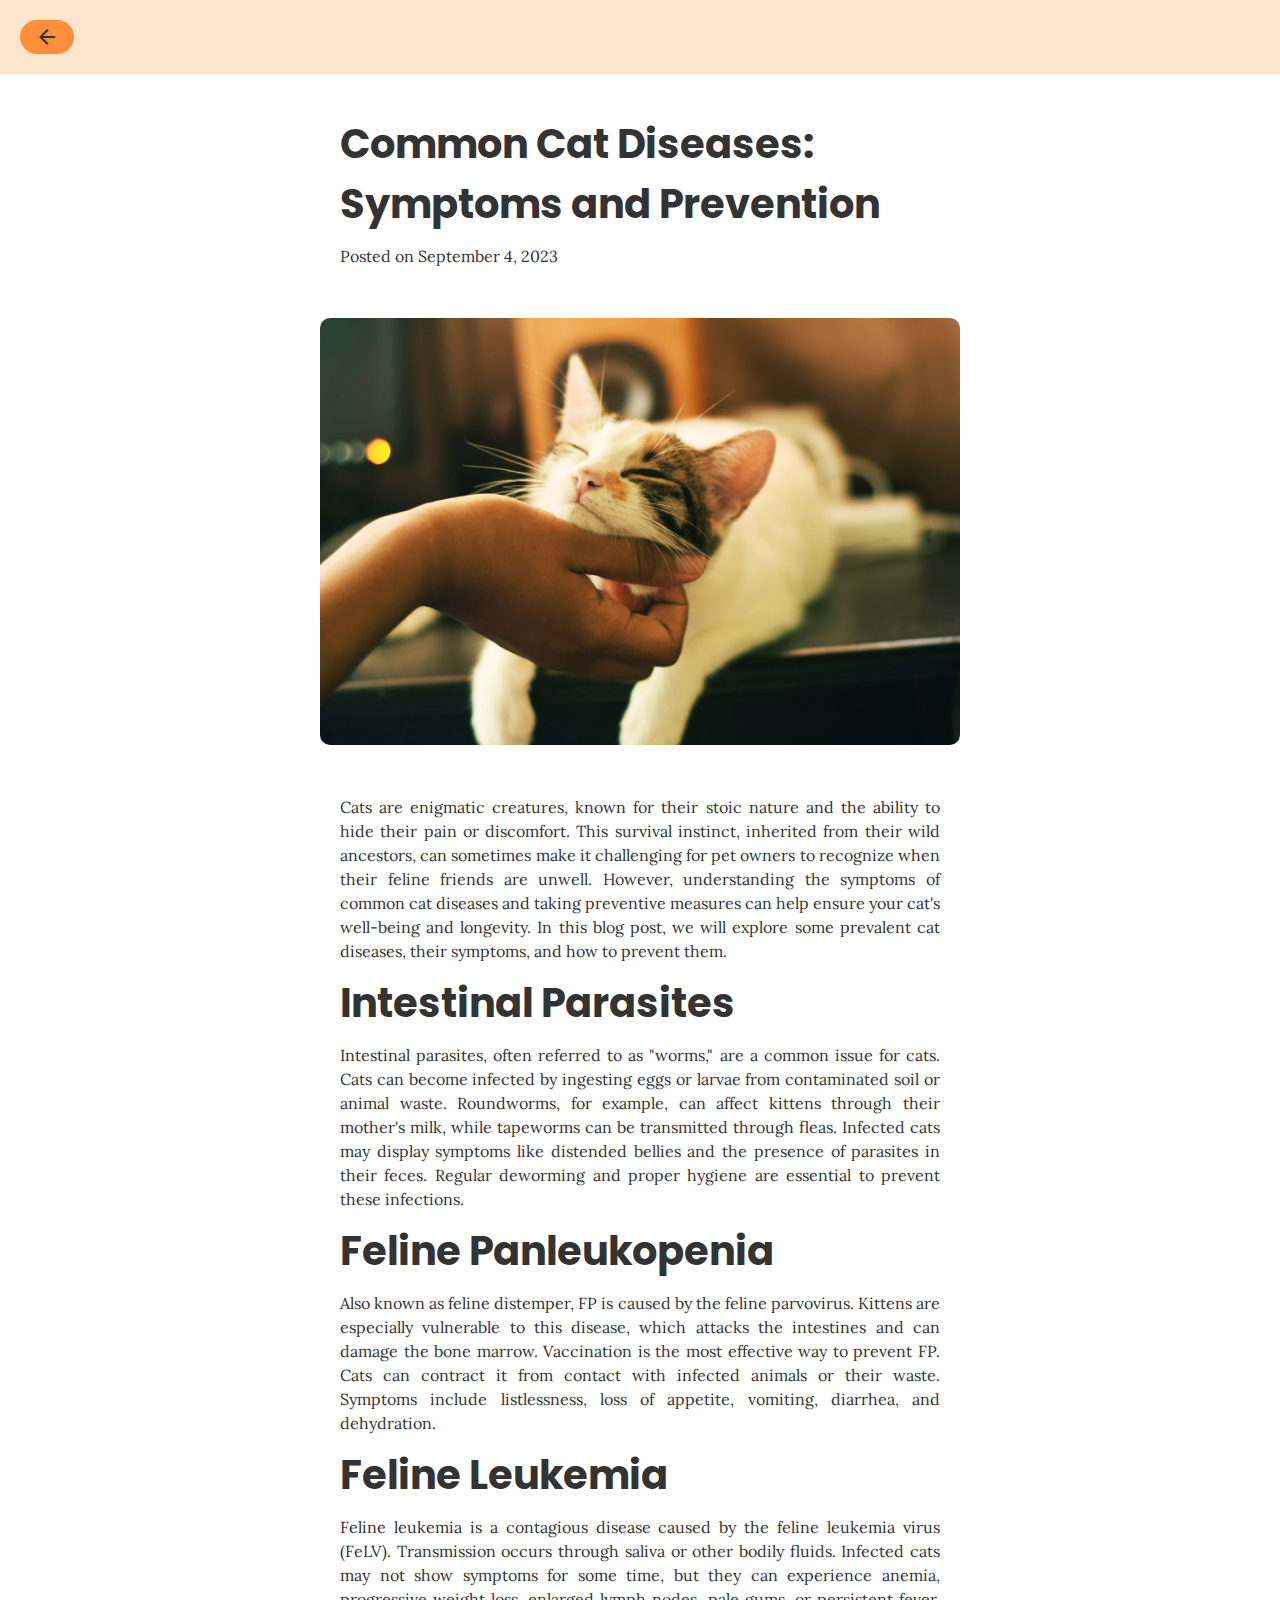
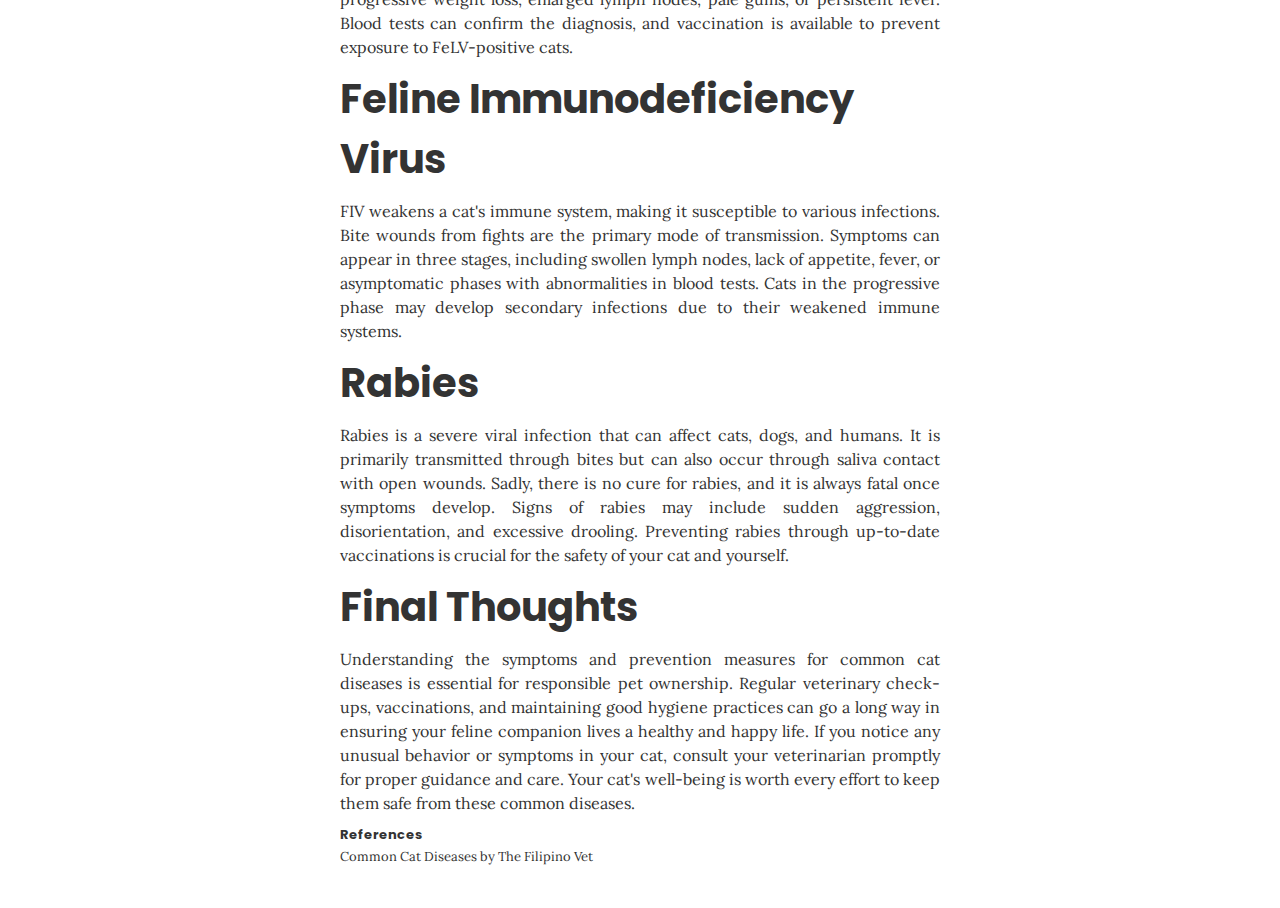
<file: blogs/september-blog.html>
<!DOCTYPE html>
<html lang="en">
<head>
    <meta charset="UTF-8">
    <meta name="viewport" content="width=device-width, initial-scale=1.0">
    <link rel="icon" href="/assets/images/favicon.png" type="image/x-icon" />
    <link
      rel="shortcut icon"
      href="/assets/images/favicon.png"
      type="image/x-icon"
    />
    <!-- Fonts -->
    <link rel="preconnect" href="https://fonts.googleapis.com" />
    <link rel="preconnect" href="https://fonts.gstatic.com" crossorigin />
    <link
      href="https://fonts.googleapis.com/css2?family=Lora:wght@400;700&family=Poppins:wght@900&display=swap"
      rel="stylesheet"
    />
    <link
      rel="stylesheet"
      href="https://fonts.googleapis.com/css2?family=Material+Symbols+Outlined:opsz,wght,FILL,GRAD@48,400,0,0"
    />
    <link rel="stylesheet" href="/assets/css/styles-min.css" />
    <title>Common Cat Diseases: Symptoms and Prevention | LPC Blogs</title>
</head>
<body>
    <main>
        <nav class="blog__navbar"> 
            <a href="../index.html">
                <span class="material-symbols-outlined">
                    arrow_back
                </span>
            </a>
        </nav>
        <section class="september__blog__container">
            <div class="container blog__title">
                <h1>Common Cat Diseases: Symptoms and Prevention</h1>
                <p>Posted on September 4, 2023</p>
            </div>
            <div class="blog__image">
                <img src="/assets/images/sept-blog-image.webp" alt="Cat being pet by a human" width="6000" height="3375">
            </div>
            <div class="container">
                <p>Cats are enigmatic creatures, known for their stoic nature and the ability to hide their pain or discomfort. This survival instinct, inherited from their wild ancestors, can sometimes make it challenging for pet owners to recognize when their feline friends are unwell. However, understanding the symptoms of common cat diseases and taking preventive measures can help ensure your cat's well-being and longevity. In this blog post, we will explore some prevalent cat diseases, their symptoms, and how to prevent them.</p>
            </div>
            <div class="container">
                <h1>Intestinal Parasites</h1>
                <p>Intestinal parasites, often referred to as "worms," are a common issue for cats. Cats can become infected by ingesting eggs or larvae from contaminated soil or animal waste. Roundworms, for example, can affect kittens through their mother's milk, while tapeworms can be transmitted through fleas. Infected cats may display symptoms like distended bellies and the presence of parasites in their feces. Regular deworming and proper hygiene are essential to prevent these infections.</p>
            </div>
            <div class="container">
                <h1>Feline Panleukopenia</h1>
                <p>Also known as feline distemper, FP is caused by the feline parvovirus. Kittens are especially vulnerable to this disease, which attacks the intestines and can damage the bone marrow. Vaccination is the most effective way to prevent FP. Cats can contract it from contact with infected animals or their waste. Symptoms include listlessness, loss of appetite, vomiting, diarrhea, and dehydration.</p>
            </div>
            <div class="container">
                <h1>Feline Leukemia</h1>
                <p>Feline leukemia is a contagious disease caused by the feline leukemia virus (FeLV). Transmission occurs through saliva or other bodily fluids. Infected cats may not show symptoms for some time, but they can experience anemia, progressive weight loss, enlarged lymph nodes, pale gums, or persistent fever. Blood tests can confirm the diagnosis, and vaccination is available to prevent exposure to FeLV-positive cats.</p>
            </div>
            <div class="container">
                <h1>Feline Immunodeficiency Virus</h1>
                <p>FIV weakens a cat's immune system, making it susceptible to various infections. Bite wounds from fights are the primary mode of transmission. Symptoms can appear in three stages, including swollen lymph nodes, lack of appetite, fever, or asymptomatic phases with abnormalities in blood tests. Cats in the progressive phase may develop secondary infections due to their weakened immune systems.</p>
            </div>
            <div class="container">
                <h1>Rabies</h1>
                <p>Rabies is a severe viral infection that can affect cats, dogs, and humans. It is primarily transmitted through bites but can also occur through saliva contact with open wounds. Sadly, there is no cure for rabies, and it is always fatal once symptoms develop. Signs of rabies may include sudden aggression, disorientation, and excessive drooling. Preventing rabies through up-to-date vaccinations is crucial for the safety of your cat and yourself.</p>
            </div>
            <div class="container blog__conclusion">
                <h1>Final Thoughts</h1>
                <p>Understanding the symptoms and prevention measures for common cat diseases is essential for responsible pet ownership. Regular veterinary check-ups, vaccinations, and maintaining good hygiene practices can go a long way in ensuring your feline companion lives a healthy and happy life. If you notice any unusual behavior or symptoms in your cat, consult your veterinarian promptly for proper guidance and care. Your cat's well-being is worth every effort to keep them safe from these common diseases.</p>
            </div>
            <div class="container references__container">
                <h5>References</h5>
                <a href="https://thefilipinovet.com/article/common-cat-diseases-symptoms-and-prevention">Common Cat Diseases by The Filipino Vet</a>
            </div>
        </section>
    </main>
</body>
</html>
</file>
<file: assets/css/styles-min.css>
*, *::before, *::after {box-sizing: border-box;}* {margin: 0;}html, body {height: 100%;scroll-behavior: smooth;}body {line-height: 1.5;-webkit-font-smoothing: antialiased;}img, picture, video, canvas, svg {display: block;max-width: 100%;height: auto;}input, button, textarea, select {font: inherit;}p, h1, h2, h3, h4, h5, h6 {overflow-wrap: break-word;color: #333333;}#root, #__next {isolation: isolate;}.navbar {padding: 1rem 0;display: flex;align-items: center;justify-content: space-between;}.navbar__logo {max-width: 100px;height: auto;}.hero h1 {font-family: "Poppins", sans-serif;font-size: clamp(2.5rem, 5vw, 3.75rem);}.hero p {font-family: "Lora", sans-serif;margin-top: 1rem;margin-bottom: 2rem;}.hero__cta__btn {outline: none;background-color: #ff8e3c;padding: 1rem 1.5rem;border-radius: 0.5rem;border: none;font-family: "Poppins", sans-serif;margin-bottom: 1rem;transition: all 0.3s;text-decoration: none;color: #333333;}.hero__cta__btn:hover {background-color: #ff7009;cursor: pointer;}.products {padding: 3.375rem 0;background-color: #fee5cc;margin-top: 3.125rem;}.products__grid {margin-top: 7.813rem;}.products__heading__container p {text-align: center;font-family: "Lora", sans-serif;margin-bottom: 0.5rem;}.products__heading__container h1 {text-align: center;font-family: "Poppins", sans-serif;font-size: clamp(2.5rem, 5vw, 4.688rem);}.products__card {padding: 3.375rem 1rem 1.5rem 1rem;background-color: #fffffe;border-radius: 0.5rem;position: relative;display: flex;flex-direction: column;justify-content: space-between;margin-top: 150px }.products__card:first-of-type {margin-bottom: 7.813rem;}.products__card img {margin: -12.375rem auto 1rem auto;width: 75%;height: auto;}.products__card h2 {font-family: "Poppins", sans-serif;margin-bottom: 0.5rem;}.products__card p {font-family: "Lora", sans-serif;}.scrollingTextContainer {display: flex;align-items: center;overflow: hidden;height: 9.375rem;}.scroll {white-space: nowrap;}.scroll div {display: flex;gap: 0.5rem;}.scroll p {font-size: 4.688rem;font-family: "Poppins", sans-serif;margin-bottom: 0;line-height: 0.625rem;}.RightToLeft {animation: RightToLeft 10s infinite linear;}.mission {padding: 3.125rem 1rem;background-color: #fee5cc;}.mission__statement__container h1 {font-family: "Poppins", sans-serif;font-size: clamp(1.875rem, 5vw, 2.5rem);margin-bottom: 0.5rem;}.mission__statement__container p {font-family: "Lora", sans-serif;}.services {padding: 3.125rem 1rem;}.services p {text-align: center;font-family: "Lora", sans-serif;margin-bottom: 0.5rem;}.services h1 {font-family: "Poppins", sans-serif;font-size: clamp(2.5rem, 5vw, 3.75rem);text-align: center;}.services__card {padding: 1rem 0.5rem;background-color: #fed6de;border-radius: 0.5rem;margin-top: 3.75rem;color: #642f3a;}.services__card img {margin: -3.125rem auto 1rem auto;}.testimonials__container {padding: 3.125rem 0;background-color: #fee5cc;}.testimonials__container p {font-family: "Lora", sans-serif;text-align: center;margin-bottom: 0.5rem;}.testimonials__container h1 {font-family: "Poppins", sans-serif;font-size: clamp(2.5rem, 5vw, 4.688rem);text-align: center;}.testimonial__card {background-color: #fffffe;padding: 1rem 1rem 1.5rem 1rem;border-radius: 0.5rem;margin-top: 6.25rem;}.testimonial__card img {margin: -5.313rem auto 1.5rem auto;}.testimonial__card__statement p {text-align: left;margin-bottom: 0;}.proposition {background: linear-gradient( rgba(0, 0, 0, 0.5), rgba(0, 0, 0, 0.5) ), url('../images/cat-faces-background.jpg');background-repeat: no-repeat;background-position: center;padding: 3.125rem 1rem;}.proposition h1 {font-family: "Poppins", sans-serif;font-size: clamp(3.125rem, 5vw, 6.25rem);text-align: center;color: #fffffe;}.blog {padding: 3.125rem 1rem;background-color: #fee5cc;}.blog__content p:first-of-type {font-family: "Lora", sans-serif;font-weight: bold;}.blog__content h1 {font-family: "Poppins", sans-serif;font-size: clamp(2.5rem, 5vw, 3.75rem);margin-bottom: 0.5rem;}.blog__content p {font-family: "Lora", sans-serif;}.contact {padding: 3.125rem 0;}.contact p {font-family: "Lora", sans-serif;text-align: center;margin-bottom: 0.5rem;color: inherit;font-size: 1.125rem;}.contact__grid__container {display: flex;flex-direction: column;gap: 4rem;margin-top: 4rem;}.contact__grid__container div {cursor: pointer;}.contact h1 {font-family: "Poppins", sans-serif;font-size: clamp(2.5rem, 5vw, 4.688rem);text-align: center;}.contact__card {padding: 1rem;border-radius: 1rem;font-weight: bold;margin-top: 4.688;transition: transform 0.3s ease;}.contact__card:hover {transform: translateY(-10px);}.contact__card img {margin: -3.75rem auto 1rem auto;}.contact__card a {text-decoration: none;color: inherit;}.isFacebook {background-color: #a8bee9;color: #3764b9;}.isInstagram {background-color: #ffbcb6;color: #ff3a55;}.isWhatsapp {background-color: #b3eacb;color: #009440;}.otherphotos {display: grid;grid-template-columns: 1fr 1fr;}footer {padding: 3.125rem 0;}footer img {margin: 0 auto 3rem auto;}.footer__links__container {display: flex;flex-direction: column;gap: 0.5rem;}.footer__links__grid__container {display: grid;gap: 3rem;}.footer__links__grid__container h1 {font-family: "Poppins", sans-serif;margin-bottom: 0.5rem;}.footer__links__grid__container a, .footer__links__grid__container p {text-decoration: none;color: #000;font-family: "Lora", sans-serif;margin-bottom: 0;width: fit-content;}.copyright {padding: 3rem;text-align: center;background-color: #fee5cc;}.copyright p {font-family: "Poppins", sans-serif;font-size: clamp(1rem, 2.5vw, 1.5rem);}@keyframes RightToLeft {from {transform: translateX(0%);}to {transform: translateX(-50%);}}.hamburger {cursor: pointer;}.hamburger input {display: none;}.hamburger svg {height: 3em;transition: transform 600ms cubic-bezier(0.4, 0, 0.2, 1);}.line {fill: none;stroke: #ff8e3c;stroke-linecap: round;stroke-linejoin: round;stroke-width: 3;transition: stroke-dasharray 600ms cubic-bezier(0.4, 0, 0.2, 1), stroke-dashoffset 600ms cubic-bezier(0.4, 0, 0.2, 1);}.line-top-bottom {stroke-dasharray: 12 63;}.hamburger input:checked + svg {transform: rotate(-45deg);}.hamburger input:checked + svg .line-top-bottom {stroke-dasharray: 20 300;stroke-dashoffset: -32.42;}.overlay {height: 100%;width: 0;position: fixed;z-index: 1;left: 0;top: 0;background-color: #fee5cc;overflow-x: hidden;transition: 0.5s;}.overlay-content {position: relative;top: 25%;width: 100%;text-align: center;margin-top: 2rem;}.overlay a {padding: 0.5rem;text-decoration: none;font-size: 2.5rem;color: #333333;display: block;transition: 0.3s;font-family: "Poppins", sans-serif;}@media screen and (max-height: 450px) {.overlay a {font-size: 1.25rem;}.overlay .closebtn {font-size: 2.5rem;top: 1rem;right: 2.188rem;}}.container {margin-left: auto;margin-right: auto;}.navbar__links--isOnDesktop {display: none;}.hover-underline-animation {display: inline-block;position: relative;color: #ff8e3c;}.hover-underline-animation::after {content: "";position: absolute;width: 100%;transform: scaleX(0);height: 2px;bottom: 0;left: 0;background-color: #ff8e3c;transform-origin: bottom right;transition: transform 0.25s ease-out;}.hover-underline-animation:hover::after {transform: scaleX(1);transform-origin: bottom left;}.modal {position: fixed;top: 0;left: 0;right: 0;bottom: 0;display: none;align-items: center;justify-content: center;z-index: 999;background-color: rgba(0, 0, 0, 0.5);}.modal-content {max-width: 100%;max-height: 90%;overflow: auto;background-color: #fff;border-radius: 0.5rem;}.modal__heading__button {display: flex;align-items: center;justify-content: space-between;padding: 24px 16px;}.modal__heading__button h1 {font-family: "Poppins", sans-serif;}.modal__heading__closebtn {outline: none;border: none;display: grid;place-items: center;width: 40px;height: 40px;border-radius: 50%;cursor: pointer;background-color: #f3f4f5;transition: all 0.3s;}.modal__heading__closebtn:hover {background-color: #d5d8df;}.products__card__button, .brochure-dl button {border: none;outline: none;padding: 10px 20px;background-color: #ff8e3c;border-radius: 5px;font-family: "Poppins", sans-serif;color: #333333;cursor: pointer;transition: background-color 0.3s;}.brochure-dl button {margin-top: 1.25rem;}.products__card__button:hover, .brochure-dl button:hover, .blog__navbar a:hover {background-color: #ff7009;}.products__benefits__container h1 {font-family: "Poppins", sans-serif;text-align: center;margin-bottom: 50px;font-size: clamp(2.5rem, 5vw, 4.688rem);}.products__benefits__grid {display: grid;grid-template-columns: repeat(2, 1fr);gap: 1rem;}.products__benefits__card {padding: 1rem;background-color: #fee5cc;border-radius: 5px;text-align: center;}.products__benefits__card img {max-width: 64px;margin: 0 auto 1rem auto;}.products__benefits__card p {font-family: "Poppins", sans-serif;color: #333333;font-size: clamp(14px, 2.5vw, 16px);}.missionvision__card {background-color: #fffffe;padding: 20px;border-radius: 5px;margin-bottom: 20px;}.missionvision__card img {max-width: 64px;margin: 0 auto 20px auto;}.brandedges {padding: 50px 0;}.brandedges p {font-family: "Lora", sans-serif;color: #333333;text-align: center;margin-bottom: 0.5rem;}.brandedges h1 {font-family: "Poppins", sans-serif;text-align: center;font-size: clamp(2.5rem, 5vw, 3.75rem);}.edge__card {border-radius: 5px;margin-bottom: 20px;}.edge__card h1, .edge__card p {text-align: left;}.edge__card h1 {margin-bottom: 10px;font-size: 30px;}.edge__grid__container {margin-top: 50px;}.brochure-dl {padding: 3.125rem 0;text-align: center;}.brochure-dl h1 {font-family: "Poppins", sans-serif;margin-bottom: 1.25rem;font-size: clamp(1.875rem, 5vw, 2.5rem);}.brochure-dl p {font-family: "Lora", sans-serif;}.catfood__benefits {padding: 3.375rem 1rem 0 1rem;}.pricing {padding: 3.125rem 0;background-color: #fee5cc;}.pricing__card {background-color: #fffffe;border-radius: .625rem;padding: 0 1.5rem 1.5rem 1.5rem;}.pricing__card h1 {font-family: 'Poppins', sans-serif;color: #333333;}.pricing__card p {font-family: 'Lora', sans-serif;color: #333333;}.pricing__text__content h1 {font-family: "Poppins", sans-serif;font-size: clamp(2.5rem, 5vw, 3.75rem);text-align: center;margin-bottom: 1.875rem;}.pricing__text__content p {text-align: center;font-family: "Lora", sans-serif;margin-bottom: 0.5rem;}.pricing__grid {display: grid;gap: 16px;}.products__card__buttons__container {display: flex;flex-direction: column;gap: .625rem;margin-top: 1rem;}.september__blog__container h1 {font-family: 'Poppins', sans-serif;margin-bottom: .625rem;font-size: clamp(32px, 5vw, 40px);}.september__blog__container p {font-family: 'Lora', sans-serif;margin-bottom: .625rem;text-align: justify;}.september__blog__container img {margin: 1.25rem 0;}.blog__title {margin-top: 1.5625rem;}.blog__navbar {background-color: #fee5cc;padding: 1.25rem;}.blog__navbar a {border: none;outline: none;background-color: #ff8e3c;display: grid;place-items: center;padding: 5px 15px;border-radius: 100px;width: fit-content;text-decoration: none;color: #333333;transition: all .3s;}.september__blog__container {padding: 2.5rem 0;}.references__container h5 {font-family: 'Poppins', sans-serif;font-size: .8125rem;}.references__container a {font-family: 'Lora', sans-serif;text-decoration: none;color: #333333;font-size: .8125rem;}@media only screen and (max-width: 575.9808px) {.container {max-width: 100%;padding-right: 1rem;padding-left: 1rem;}}@media only screen and (min-width: 576px) and (max-width: 767.9808px) {.container {max-width: 540px;padding-right: 1rem;padding-left: 1rem;}}@media only screen and (min-width: 768px) and (max-width: 991.9808px) {.container {max-width: 720px;padding-right: 1rem;padding-left: 1rem;}}@media only screen and (min-width: 992px) and (max-width: 1199.9808px) {.container {max-width: 960px;padding-right: 1rem;padding-left: 1rem;}}@media only screen and (min-width: 1200px) {.container {max-width: 1140px;padding-right: 1rem;padding-left: 1rem;}}@media only screen and (min-width: 768px) {.container {padding: 0;}.navbar {padding: 1rem 2rem;}.hero__section {background-image: url('/assets/images/hero-image.jpg');background-size: cover;height: calc(100vh);background-position: center 70%;background-repeat: no-repeat;}.hero__text__content__container {padding: 2rem;text-align: center;}.hero__text__content__container p {max-width: 40ch;margin: 0.625rem auto 2rem auto;}.hero__cta__btn {margin-bottom: 1rem;}.products {padding: 6.75rem 2rem;margin-top: 0;}.products__grid {display: grid;grid-template-columns: 1fr 1fr;gap: 1rem;margin-top: 10.938rem;}.products__card {margin-top: 0;}.products__card:first-of-type {margin-bottom: 0;}.mission {padding: 0;display: grid;grid-template-rows: 1fr 1fr;}.mission__statement__container {padding: 3.375rem 2rem;}.mission__illustration__container {background: url("../images/mnv-illustration.webp") no-repeat center;background-size: cover;}.services {position: relative;z-index: 1;height: 46.875rem;}.services:before {content: "";position: absolute;top: 0;left: 0;width: 100%;height: 100%;background: url("../images/services-illustration.webp") no-repeat center;background-size: cover;z-index: -1;}.services__card {position: absolute;top: 29%;left: 50%;transform: translate(-50%, -50%);position: absolute;z-index: -2;bottom: 0;width: 60ch;height: fit-content;}.services__card img {margin-bottom: 0.5rem;}.testimonials__container {padding: 6.75rem 2rem;}.testimonial__card__grid {display: grid;grid-template-rows: repeat(3, 1fr);gap: 1rem;}.proposition {display: grid;place-items: center;padding: 6.75rem 2rem;}.blog {padding: 6.75rem 2rem;}.isFacebook a, .isInstagram a, .isContactNum a {text-decoration: none;color: inherit;}.contact {padding: 6.75rem 2rem;}.contact__grid__container {display: grid;grid-template-columns: repeat(3, 1fr);gap: 1rem;}.otherphotos {grid-template-columns: repeat(4, 1fr);}footer {padding: 6.75rem 2rem;}.footer__logo {max-width: 200px;height: auto;}.footer__links__grid__container {grid-template-columns: repeat(3, 1fr);}.modal-content {max-width: 75%;}.products__benefits__grid {grid-template-columns: repeat(3, 1fr);}.missionvision__grid__container {display: grid;grid-template-columns: repeat(2, 1fr);gap: 20px;}.brandedges {padding: 50px 32px;}.edge__grid__container {display: grid;grid-template-columns: repeat(2, 1fr);gap: 20px;}.edge__card {margin-bottom: 0;}.brochure-dl {padding: 6.75rem 0;}.brochure-dl p {max-width: 50ch;margin: 0 auto;}.catfood__benefits {padding: 6.75rem 2rem 0 2rem;}.pricing {padding: 3.125rem 2rem;}.pricing__grid {grid-template-columns: repeat(2, 1fr);}.september__blog__container .container{max-width: 75ch;margin: 0 auto;}}@media only screen and (min-width: 1024px) {.hero__text__content__container p {max-width: 65ch;}.mission {grid-template-columns: 1fr 1fr;grid-template-rows: none;min-height: 46.875rem;}.testimonial__card__grid {gap: 2rem;margin-top: 6.25rem;}.testimonial__card {position: relative;width: fit-content;padding: 3.125rem 3.125rem 3.125rem 4.688rem;margin-top: 0;}.testimonial__card:nth-of-type(2) {justify-self: end;}.testimonial__card img {margin-bottom: 0;position: absolute;left: -65px;top: 60%;}.testimonial__card__statement p {width: 75ch;}.proposition {height: 46.875rem;padding: 0;background-size: cover;}.blog {display: grid;grid-template-columns: repeat(2, 1fr);padding: 0;}.blog__illustration__container {background: url("../images/blog-illustration.webp") no-repeat center;background-size: cover;}.otherphotos img {width: 100%;}.products__grid {display: flex;justify-content: center;}.products__card {max-width: 25rem;}.mission__statement__container {display: flex;flex-direction: column;justify-content: center;background-image: url("../images/mnv-patterns.svg");}.services {height: 50rem;}.proposition h1 {max-width: 15ch;}.blog {min-height: 46.875rem;}.blog__content {padding: 2rem;display: flex;flex-direction: column;justify-content: center;}.contact h1 {max-width: 15ch;margin: 0 auto;}.contact__grid__container {margin-top: 4rem;}footer img {margin-bottom: 3.375rem;}.hamburger {display: none;}.navbar__links--isOnDesktop {display: flex;gap: 1.5rem;align-items: center;}.navbar__links--isOnDesktop a {text-decoration: none;color: #333333;font-family: "Poppins", sans-serif;transition: all 0.3s;}.navbar__links--isOnDesktop a:hover {color: #ff8e3c;}.products__card__button {align-self: flex-end;}.products__benefits__grid {grid-template-columns: repeat(3, 1fr);max-width: 800px;margin: 0 auto;}.edge__grid__container {grid-template-columns: repeat(3, 1fr);}.brandedges {padding: 6.75rem 2rem;background-image: url("../images/patterns-2.svg");background-position: center;background-size: cover;background-repeat: no-repeat;}.brochure-dl h1 {max-width: 25ch;margin: 0 auto 1.25rem auto;}.brochure-dl {background-image: url("../images/brochure-dl-pattern.svg");background-repeat: no-repeat;background-size: cover;background-position: center;}.catfood__benefits {background-image: url('/assets/images/catfood-in-a-bowl.jpg');background-size: cover;background-position: center;padding-bottom: 6.75rem;}.products__benefits__card {background: rgba(0, 0, 0, 0.5);backdrop-filter: blur(10px);border-radius: 10px;box-shadow: 0 4px 6px rgba(0, 0, 0, 0.1);}.products__benefits__card p {color: #fffffe;}.products__benefits__container h1 {color: #fffffe;}.pricing__grid {max-width: fit-content;margin: 0 auto;}.pricing {padding: 6.75rem 0;}.products__card__buttons__container {flex-direction: row;align-items: center;}.blog__image {max-width: 50%;margin: 0 auto;}.blog__image img {border-radius: .625rem;margin: 50px 0;}}
</file>
